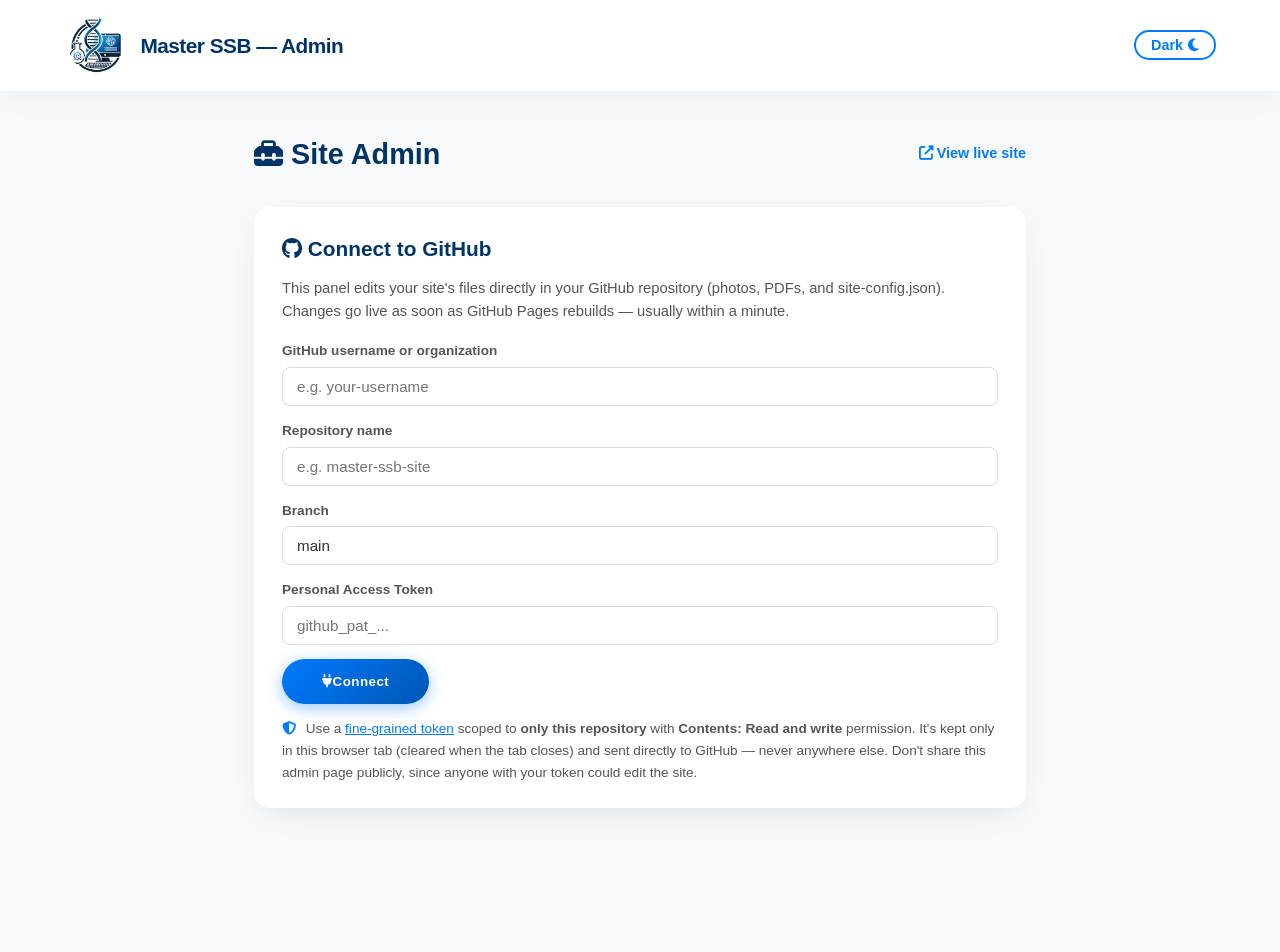
<file: admin.html>
<!DOCTYPE html>
<html lang="en">
<head>
<meta charset="UTF-8">
<meta name="viewport" content="width=device-width, initial-scale=1.0">
<title>Admin — Master SSB</title>
<meta name="robots" content="noindex, nofollow">
<link rel="stylesheet" href="style.css">
<link rel="stylesheet" href="https://cdnjs.cloudflare.com/ajax/libs/font-awesome/6.4.0/css/all.min.css">
<link rel="icon" type="image/png" href="favicon.png">
<style>
    body { background: var(--bg-light); }
    .admin-wrap { max-width: 900px; margin: 0 auto; padding: 40px 5% 120px; }
    .admin-title { display: flex; align-items: center; justify-content: space-between; margin-bottom: 30px; flex-wrap: wrap; gap: 10px; }
    .admin-title h1 { color: var(--primary-blue); font-size: 1.8rem; }
    .admin-title a { color: var(--accent-blue); text-decoration: none; font-weight: 600; font-size: 0.9rem; }
    .admin-title a:hover { text-decoration: underline; }

    .admin-card {
        background: var(--bg-card);
        border-radius: 16px;
        box-shadow: var(--card-shadow);
        padding: 25px 28px;
        margin-bottom: 24px;
    }

    .admin-card h2 { color: var(--primary-blue); margin-bottom: 12px; font-size: 1.3rem; }
    .admin-hint { font-size: 0.85rem; color: var(--text-muted); margin-top: 14px; }
    .admin-hint i { color: var(--accent-blue); margin-right: 6px; }
    .admin-hint a { color: var(--accent-blue); }

    .admin-field-row { margin-bottom: 14px; }
    .admin-field-row label { display: block; font-size: 0.85rem; font-weight: 600; color: var(--text-muted); margin-bottom: 5px; }
    .admin-field-row input[type="text"],
    .admin-field-row input[type="password"] {
        width: 100%;
        padding: 10px 14px;
        border-radius: 8px;
        border: 1px solid var(--border-color);
        background: var(--bg-body);
        color: var(--text-color);
        font-size: 0.95rem;
    }
    .admin-field-row input:focus { outline: 2px solid var(--accent-blue); }

    .admin-card-header { display: flex; align-items: center; justify-content: space-between; margin-bottom: 18px; }
    .admin-card-header h3 { color: var(--primary-blue); font-size: 1.15rem; }
    .admin-key { color: var(--text-muted); font-weight: 400; font-size: 0.85rem; }

    .admin-icon-btn {
        background: var(--bg-light);
        border: 1px solid var(--border-color);
        color: var(--text-color);
        padding: 8px 14px;
        border-radius: 8px;
        cursor: pointer;
        font-size: 0.85rem;
        font-weight: 600;
        display: inline-flex;
        align-items: center;
        gap: 6px;
        transition: all 0.2s ease;
    }
    .admin-icon-btn:hover { background: var(--border-color); }
    .admin-icon-btn.danger { color: #c0392b; }
    .admin-icon-btn.danger:hover { background: #c0392b; color: #fff; }
    .admin-icon-btn:disabled { opacity: 0.5; cursor: not-allowed; }

    .admin-toggle-row { display: flex; align-items: center; gap: 12px; margin: 16px 0; }
    .admin-toggle-row span { font-size: 0.92rem; }
    .admin-toggle-row em { color: var(--text-muted); font-style: normal; font-size: 0.85rem; }

    .switch { position: relative; display: inline-block; width: 46px; height: 26px; flex-shrink: 0; }
    .switch input { opacity: 0; width: 0; height: 0; }
    .switch .slider {
        position: absolute; cursor: pointer; inset: 0;
        background: #ccc; border-radius: 26px; transition: 0.2s;
    }
    .switch .slider::before {
        content: ""; position: absolute; height: 20px; width: 20px; left: 3px; bottom: 3px;
        background: white; border-radius: 50%; transition: 0.2s;
    }
    .switch input:checked + .slider { background: var(--accent-blue); }
    .switch input:checked + .slider::before { transform: translateX(20px); }
    .switch input:disabled + .slider { opacity: 0.4; cursor: not-allowed; }

    .admin-section { border-top: 1px solid var(--border-color); padding-top: 16px; margin-top: 16px; }
    .admin-section-title { display: flex; align-items: center; gap: 8px; font-weight: 700; color: var(--primary-blue); margin-bottom: 12px; }
    .admin-section-title i { color: var(--accent-blue); }

    .status-pill { font-size: 0.72rem; font-weight: 700; padding: 3px 10px; border-radius: 20px; text-transform: uppercase; letter-spacing: 0.5px; }
    .status-on { background: #d4edda; color: #1e7e34; }
    .status-off { background: #f8d7da; color: #a71d2a; }
    body.dark-mode .status-on { background: #1e3d24; color: #7fdb99; }
    body.dark-mode .status-off { background: #3d1e1e; color: #ff9b9b; }

    .admin-pdf-row { display: flex; align-items: center; gap: 12px; flex-wrap: wrap; }

    .upload-btn {
        background: var(--accent-gradient);
        color: white;
        padding: 10px 20px;
        border-radius: 50px;
        font-weight: 600;
        font-size: 0.85rem;
        cursor: pointer;
        display: inline-flex;
        align-items: center;
        gap: 8px;
        transition: transform 0.2s ease;
    }
    .upload-btn:hover { transform: translateY(-2px); }

    .admin-thumb-grid { display: flex; flex-wrap: wrap; gap: 12px; }
    .admin-thumb {
        position: relative;
        width: 90px; height: 90px;
        border-radius: 10px;
        overflow: hidden;
        border: 1px solid var(--border-color);
        background: var(--bg-light);
    }
    .admin-thumb img { width: 100%; height: 100%; object-fit: cover; display: block; }
    .admin-thumb-delete {
        position: absolute; top: 4px; right: 4px;
        width: 22px; height: 22px; border-radius: 50%;
        background: rgba(0,0,0,0.6); color: #fff; border: none;
        cursor: pointer; font-size: 0.75rem;
        display: flex; align-items: center; justify-content: center;
    }
    .admin-thumb-delete:hover { background: #c0392b; }
    .admin-thumb-add {
        display: flex; align-items: center; justify-content: center;
        cursor: pointer; color: var(--accent-blue);
        border: 2px dashed var(--border-color);
        font-size: 1.4rem;
        background: transparent;
    }
    .admin-thumb-add:hover { border-color: var(--accent-blue); }

    .save-bar {
        position: fixed; bottom: 0; left: 0; right: 0;
        background: var(--bg-card);
        border-top: 1px solid var(--border-color);
        padding: 14px 5%;
        display: flex; align-items: center; justify-content: space-between;
        box-shadow: 0 -6px 20px rgba(0,0,0,0.08);
        z-index: 500;
    }
    .save-bar #save-status { color: var(--text-muted); font-size: 0.9rem; }
    .save-bar.dirty #save-status { color: #c0392b; font-weight: 600; }
    .save-bar button {
        background: var(--accent-gradient); color: #fff; border: none;
        padding: 10px 26px; border-radius: 50px; font-weight: 700; cursor: pointer;
    }
    .save-bar button:disabled { opacity: 0.5; cursor: not-allowed; }

    .log-panel {
        margin-top: 30px;
        background: #0d1117;
        color: #c9d1d9;
        border-radius: 10px;
        padding: 14px 18px;
        font-family: 'Consolas', monospace;
        font-size: 0.8rem;
        max-height: 220px;
        overflow-y: auto;
    }
    .log-line { padding: 2px 0; border-bottom: 1px solid rgba(255,255,255,0.05); }
    .log-success { color: #7fdb99; }
    .log-error { color: #ff9b9b; }
    .log-warn { color: #ffd479; }
    .log-info { color: #8ec9ff; }

    .top-actions { display: flex; gap: 10px; align-items: center; flex-wrap: wrap; margin-bottom: 24px; }

    .admin-section-heading {
        display: flex; align-items: center; gap: 10px;
        margin: 34px 0 16px;
        color: var(--primary-blue);
        font-size: 1.3rem;
        font-weight: 700;
    }
    .admin-section-heading i { color: var(--accent-blue); }
    .admin-section-heading .admin-count-pill {
        background: var(--accent-blue); color: #fff; font-size: 0.75rem;
        padding: 2px 10px; border-radius: 20px; font-weight: 700;
    }

    .announcement-admin-thumb {
        width: 100%; height: 140px; object-fit: cover; border-radius: 10px;
        margin-bottom: 14px; background: var(--bg-light);
    }

    .admin-order-btns { display: flex; flex-direction: column; gap: 4px; }
    .admin-order-btns button {
        background: var(--bg-light); border: 1px solid var(--border-color); color: var(--text-color);
        width: 28px; height: 24px; border-radius: 6px; cursor: pointer; font-size: 0.75rem;
    }
    .admin-order-btns button:hover { background: var(--border-color); }
    .admin-order-btns button:disabled { opacity: 0.35; cursor: not-allowed; }

    .announcement-card-layout { display: flex; gap: 16px; }
    .announcement-card-layout .admin-order-btns { flex-shrink: 0; padding-top: 4px; }
    .announcement-card-layout .announcement-card-body { flex: 1; min-width: 0; }
</style>
</head>
<body>

    <nav>
        <div class="logo-container">
            <img src="logo.png" alt="Logo Master SSB" class="nav-logo">
            <span>Master SSB — Admin</span>
        </div>
        <div class="nav-buttons">
            <button onclick="toggleTheme()" class="lang-btn" id="theme-btn">
                <span id="theme-text">Dark</span> <i class="fas fa-moon" id="theme-icon"></i>
            </button>
        </div>
    </nav>

    <div class="admin-wrap">
        <div class="admin-title">
            <h1><i class="fas fa-toolbox"></i> Site Admin</h1>
            <a href="index.html" target="_blank"><i class="fas fa-external-link-alt"></i> View live site</a>
        </div>

        <!-- CONNECT PANEL -->
        <div id="connect-panel" class="admin-card">
            <h2><i class="fab fa-github"></i> Connect to GitHub</h2>
            <p style="color:var(--text-muted); font-size:0.92rem; margin-bottom:16px;">
                This panel edits your site's files directly in your GitHub repository (photos, PDFs, and
                <code>site-config.json</code>). Changes go live as soon as GitHub Pages rebuilds — usually within a minute.
            </p>

            <div class="admin-field-row">
                <label>GitHub username or organization</label>
                <input id="gh-owner" type="text" placeholder="e.g. your-username">
            </div>
            <div class="admin-field-row">
                <label>Repository name</label>
                <input id="gh-repo" type="text" placeholder="e.g. master-ssb-site">
            </div>
            <div class="admin-field-row">
                <label>Branch</label>
                <input id="gh-branch" type="text" value="main">
            </div>
            <div class="admin-field-row">
                <label>Personal Access Token</label>
                <input id="gh-token" type="password" placeholder="github_pat_...">
            </div>

            <button class="btn" onclick="connect()"><i class="fas fa-plug"></i> Connect</button>

            <p class="admin-hint">
                <i class="fas fa-shield-alt"></i>
                Use a <a href="https://github.com/settings/personal-access-tokens/new" target="_blank">fine-grained token</a>
                scoped to <strong>only this repository</strong> with <strong>Contents: Read and write</strong> permission.
                It's kept only in this browser tab (cleared when the tab closes) and sent directly to GitHub — never anywhere else.
                Don't share this admin page publicly, since anyone with your token could edit the site.
            </p>
        </div>

        <!-- ADMIN APP (shown after connecting) -->
        <div id="admin-app" style="display:none;">
            <div class="top-actions">
                <button class="admin-icon-btn" onclick="addPromotion()"><i class="fas fa-plus"></i> Add New Promotion</button>
                <button class="admin-icon-btn" onclick="addAnnouncement()"><i class="fas fa-bullhorn"></i> Add Announcement</button>
                <button class="admin-icon-btn" onclick="refreshAll()"><i class="fas fa-sync"></i> Refresh</button>
                <button class="admin-icon-btn danger" onclick="disconnect()"><i class="fas fa-sign-out-alt"></i> Disconnect</button>
                <span id="repo-label" style="color:var(--text-muted); font-size:0.85rem; margin-left:auto;"></span>
            </div>

            <div class="admin-section-heading">
                <i class="fas fa-bullhorn"></i> Announcements
                <span class="admin-count-pill" id="announcements-count">0</span>
            </div>
            <p class="admin-hint" style="margin-top:-8px; margin-bottom:16px;">
                Shown as a looping banner before "Master Overview" on the site. Each one has a picture, a clickable title, and a link. Use the arrows to reorder — they play in this order.
            </p>
            <div id="announcements-list"></div>

            <div class="admin-section-heading">
                <i class="fas fa-graduation-cap"></i> Promotions
                <span class="admin-count-pill" id="promotions-count">0</span>
            </div>
            <div id="promotions-list"></div>

            <div class="log-panel" id="log-panel"></div>
        </div>
    </div>

    <!-- Sticky save bar -->
    <div class="save-bar" id="save-bar" style="display:none;">
        <span id="save-status">All changes saved</span>
        <button id="save-btn" onclick="saveConfig('Update promotion details via admin panel')" disabled>
            <i class="fas fa-save"></i> Save All Changes
        </button>
    </div>

<script>
    // ============================================================
    //  GitHub connection state
    // ============================================================
    let GH = { owner: '', repo: '', branch: 'main', token: '' };
    let configSha = null;
    let config = {};
    let repoFiles = [];
    let isDirty = false;

    function ghHeaders(extra) {
        return Object.assign({
            'Authorization': 'token ' + GH.token,
            'Accept': 'application/vnd.github+json'
        }, extra || {});
    }

    async function ghGetFile(path) {
        const url = 'https://api.github.com/repos/' + GH.owner + '/' + GH.repo + '/contents/' + encodeURIComponent(path) + '?ref=' + encodeURIComponent(GH.branch);
        const res = await fetch(url, { headers: ghHeaders() });
        if (res.status === 404) return null;
        if (!res.ok) throw new Error('GitHub GET ' + path + ' failed (' + res.status + ')');
        return res.json();
    }

    async function ghListRoot() {
        const url = 'https://api.github.com/repos/' + GH.owner + '/' + GH.repo + '/contents/?ref=' + encodeURIComponent(GH.branch);
        const res = await fetch(url, { headers: ghHeaders() });
        if (!res.ok) throw new Error('GitHub directory listing failed (' + res.status + ')');
        const data = await res.json();
        return Array.isArray(data) ? data : [];
    }

    async function ghPutFile(path, base64Content, message, sha) {
        const url = 'https://api.github.com/repos/' + GH.owner + '/' + GH.repo + '/contents/' + encodeURIComponent(path);
        const body = { message: message, content: base64Content, branch: GH.branch };
        if (sha) body.sha = sha;
        const res = await fetch(url, { method: 'PUT', headers: ghHeaders({ 'Content-Type': 'application/json' }), body: JSON.stringify(body) });
        if (!res.ok) {
            const t = await res.text();
            throw new Error('GitHub PUT ' + path + ' failed (' + res.status + '): ' + t);
        }
        return res.json();
    }

    async function ghDeleteFile(path, message, sha) {
        const url = 'https://api.github.com/repos/' + GH.owner + '/' + GH.repo + '/contents/' + encodeURIComponent(path);
        const res = await fetch(url, { method: 'DELETE', headers: ghHeaders({ 'Content-Type': 'application/json' }), body: JSON.stringify({ message: message, sha: sha, branch: GH.branch }) });
        if (!res.ok) {
            const t = await res.text();
            throw new Error('GitHub DELETE ' + path + ' failed (' + res.status + '): ' + t);
        }
        return res.json();
    }

    async function uploadFileSmart(path, file, message) {
        const existing = await ghGetFile(path).catch(() => null);
        const base64 = await fileToBase64(file);
        await ghPutFile(path, base64, message, existing ? existing.sha : undefined);
    }

    async function deleteFileSmart(path, message) {
        const existing = await ghGetFile(path);
        if (!existing) { log('File not found on GitHub: ' + path, 'warn'); return; }
        await ghDeleteFile(path, message, existing.sha);
    }

    function fileToBase64(file) {
        return new Promise((resolve, reject) => {
            const reader = new FileReader();
            reader.onload = () => resolve(reader.result.split(',')[1]);
            reader.onerror = reject;
            reader.readAsDataURL(file);
        });
    }

    function decodeBase64Text(b64) {
        return decodeURIComponent(escape(atob(b64.replace(/\n/g, ''))));
    }

    function encodeBase64Text(str) {
        return btoa(unescape(encodeURIComponent(str)));
    }

    function escapeHtml(str) {
        return String(str == null ? '' : str)
            .replace(/&/g, '&amp;').replace(/"/g, '&quot;')
            .replace(/</g, '&lt;').replace(/>/g, '&gt;');
    }

    function rawUrl(path) {
        return 'https://raw.githubusercontent.com/' + GH.owner + '/' + GH.repo + '/' + GH.branch + '/' + path + '?t=' + Date.now();
    }

    function pdfExists(number) {
        return repoFiles.some(f => f.name === 'promo' + number + '.pdf');
    }

    function ordinal(n) {
        const s = ['th', 'st', 'nd', 'rd'], v = n % 100;
        return n + (s[(v - 20) % 10] || s[v] || s[0]);
    }

    // ============================================================
    //  Connect / disconnect
    // ============================================================
    async function connect() {
        GH.owner = document.getElementById('gh-owner').value.trim();
        GH.repo = document.getElementById('gh-repo').value.trim();
        GH.branch = document.getElementById('gh-branch').value.trim() || 'main';
        GH.token = document.getElementById('gh-token').value.trim();

        if (!GH.owner || !GH.repo || !GH.token) {
            log('Please fill in the owner, repository, and token fields.', 'error');
            return;
        }

        try {
            log('Connecting to GitHub…', 'info');
            const cfgFile = await ghGetFile('site-config.json');
            if (cfgFile) {
                configSha = cfgFile.sha;
                config = normalizeConfig(JSON.parse(decodeBase64Text(cfgFile.content)));
            } else {
                configSha = null;
                config = { promotions: {}, announcements: [] };
                log('No site-config.json found yet — it will be created on your first save.', 'warn');
            }
            repoFiles = await ghListRoot();

            sessionStorage.setItem('gh_token', GH.token);
            localStorage.setItem('gh_owner', GH.owner);
            localStorage.setItem('gh_repo', GH.repo);
            localStorage.setItem('gh_branch', GH.branch);

            document.getElementById('connect-panel').style.display = 'none';
            document.getElementById('admin-app').style.display = 'block';
            document.getElementById('save-bar').style.display = 'flex';
            document.getElementById('repo-label').textContent = GH.owner + '/' + GH.repo + ' @ ' + GH.branch;

            renderAll();
            log('Connected. Loaded ' + Object.keys(config.promotions).length + ' promotion(s) and ' + config.announcements.length + ' announcement(s).', 'success');
        } catch (err) {
            log('Connection failed: ' + err.message, 'error');
        }
    }

    // Accepts either the new { promotions, announcements } shape or an older flat shape
    // (promoKey -> promoData at the top level) and returns the new shape either way.
    function normalizeConfig(raw) {
        if (raw && raw.promotions) {
            return { promotions: raw.promotions || {}, announcements: raw.announcements || [] };
        }
        // Old flat schema fallback: treat every top-level key as a promotion
        return { promotions: raw || {}, announcements: [] };
    }

    function disconnect() {
        sessionStorage.removeItem('gh_token');
        GH.token = '';
        document.getElementById('admin-app').style.display = 'none';
        document.getElementById('save-bar').style.display = 'none';
        document.getElementById('connect-panel').style.display = 'block';
        document.getElementById('gh-token').value = '';
    }

    async function refreshAll() {
        try {
            log('Refreshing from GitHub…', 'info');
            const cfgFile = await ghGetFile('site-config.json');
            if (cfgFile) {
                configSha = cfgFile.sha;
                config = normalizeConfig(JSON.parse(decodeBase64Text(cfgFile.content)));
            }
            repoFiles = await ghListRoot();
            isDirty = false;
            updateSaveBarState();
            renderAll();
            log('Refreshed.', 'success');
        } catch (err) {
            log('Refresh failed: ' + err.message, 'error');
        }
    }

    // ============================================================
    //  Save config.json (text fields + toggles)
    // ============================================================
    async function saveConfig(message) {
        try {
            const content = encodeBase64Text(JSON.stringify(config, null, 4));
            const result = await ghPutFile('site-config.json', content, message || 'Update site configuration via admin panel', configSha);
            configSha = result.content.sha;
            isDirty = false;
            updateSaveBarState();
            log('Saved: ' + message, 'success');
        } catch (err) {
            log('Save failed: ' + err.message, 'error');
        }
    }

    function markDirty() {
        isDirty = true;
        updateSaveBarState();
    }

    function updateSaveBarState() {
        const bar = document.getElementById('save-bar');
        const btn = document.getElementById('save-btn');
        bar.classList.toggle('dirty', isDirty);
        btn.disabled = !isDirty;
        document.getElementById('save-status').textContent = isDirty ? 'You have unsaved changes' : 'All changes saved';
    }

    function updateField(key, field, value) {
        config.promotions[key][field] = value;
        markDirty();
    }

    // ============================================================
    //  Promotions: add / delete
    // ============================================================
    function addPromotion() {
        const numbers = Object.values(config.promotions).map(c => c.number || 0);
        const nextNumber = numbers.length ? Math.max(...numbers) + 1 : 1;
        const key = 'promo' + nextNumber;
        config.promotions[key] = {
            number: nextNumber,
            labelEn: ordinal(nextNumber) + ' Class',
            labelFr: nextNumber + 'ème Promotion',
            years: '',
            pdfEnabled: false,
            images: []
        };
        markDirty();
        renderAll();
        log('Added ' + key + '. Fill in the details, then click "Save All Changes".', 'info');
    }

    async function deletePromotion(key) {
        const cfg = config.promotions[key];
        if (!confirm('Remove ' + (cfg.labelEn || key) + ' from the site? Its photo and PDF files stay in the repository unless you delete them individually first.')) return;
        delete config.promotions[key];
        await saveConfig('Remove promotion ' + key + ' via admin panel');
        renderAll();
    }

    // ============================================================
    //  Photos
    // ============================================================
    async function addPhotos(key, fileList) {
        const cfg = config.promotions[key];
        let nextIndex = 1;
        if (cfg.images.length) {
            const nums = cfg.images.map(name => {
                const m = name.match(/-pic-(\d+)\.jpg$/i);
                return m ? parseInt(m[1], 10) : 0;
            });
            nextIndex = Math.max.apply(null, nums) + 1;
        }
        for (const file of fileList) {
            const filename = 'promo-' + cfg.number + '-pic-' + nextIndex + '.jpg';
            log('Uploading ' + filename + '…', 'info');
            try {
                await uploadFileSmart(filename, file, 'Add photo ' + filename + ' via admin panel');
                cfg.images.push(filename);
                nextIndex++;
                log('Uploaded ' + filename, 'success');
            } catch (err) {
                log('Failed to upload ' + filename + ': ' + err.message, 'error');
            }
        }
        await saveConfig('Update photo list for ' + key);
        renderAll();
    }

    async function deletePhoto(key, filename) {
        if (!confirm('Delete ' + filename + '? This cannot be undone.')) return;
        try {
            await deleteFileSmart(filename, 'Delete photo ' + filename + ' via admin panel');
            config.promotions[key].images = config.promotions[key].images.filter(n => n !== filename);
            await saveConfig('Update photo list for ' + key);
            renderAll();
            log('Deleted ' + filename, 'success');
        } catch (err) {
            log('Failed to delete ' + filename + ': ' + err.message, 'error');
        }
    }

    // ============================================================
    //  PDF
    // ============================================================
    async function uploadPdf(key, file) {
        const cfg = config.promotions[key];
        const filename = 'promo' + cfg.number + '.pdf';
        try {
            log('Uploading ' + filename + '…', 'info');
            await uploadFileSmart(filename, file, 'Upload/replace ' + filename + ' via admin panel');
            log('Uploaded ' + filename, 'success');
            repoFiles = await ghListRoot();
            renderAll();
        } catch (err) {
            log('Failed to upload ' + filename + ': ' + err.message, 'error');
        }
    }

    async function deletePdf(key) {
        const cfg = config.promotions[key];
        const filename = 'promo' + cfg.number + '.pdf';
        if (!confirm('Delete ' + filename + '? This cannot be undone.')) return;
        try {
            await deleteFileSmart(filename, 'Delete ' + filename + ' via admin panel');
            log('Deleted ' + filename, 'success');
            repoFiles = await ghListRoot();
            renderAll();
        } catch (err) {
            log('Failed to delete ' + filename + ': ' + err.message, 'error');
        }
    }

    // ============================================================
    //  Announcements: add / delete / reorder / edit / image upload
    // ============================================================
    function addAnnouncement() {
        config.announcements.push({
            image: '',
            titleEn: '',
            titleFr: '',
            link: ''
        });
        markDirty();
        renderAll();
        log('Added a new announcement. Upload a picture and fill in its title/link, then click "Save All Changes".', 'info');
    }

    async function deleteAnnouncement(index) {
        const a = config.announcements[index];
        if (!confirm('Remove this announcement from the site?')) return;
        const oldImage = a.image;
        config.announcements.splice(index, 1);
        await saveConfig('Remove announcement via admin panel');
        renderAll();
        // Note: we leave the image file in the repo in case it's reused elsewhere;
        // delete it manually from GitHub if you're sure it's no longer needed.
        if (oldImage) log('Removed the announcement. Its image file (' + oldImage + ') was left in the repo.', 'info');
    }

    function moveAnnouncement(index, direction) {
        const newIndex = index + direction;
        if (newIndex < 0 || newIndex >= config.announcements.length) return;
        const arr = config.announcements;
        [arr[index], arr[newIndex]] = [arr[newIndex], arr[index]];
        markDirty();
        renderAll();
    }

    function updateAnnouncementField(index, field, value) {
        config.announcements[index][field] = value;
        markDirty();
    }

    async function uploadAnnouncementImage(index, file) {
        // Find the next free announcement-N.jpg name across the whole repo, not just this entry,
        // so re-uploading doesn't collide with another announcement's picture.
        const usedNumbers = repoFiles
            .map(f => { const m = f.name.match(/^announcement-(\d+)\.jpg$/i); return m ? parseInt(m[1], 10) : 0; })
            .filter(n => n > 0);
        const existingName = config.announcements[index].image;
        let filename = existingName && /^announcement-\d+\.jpg$/i.test(existingName)
            ? existingName
            : 'announcement-' + (usedNumbers.length ? Math.max.apply(null, usedNumbers) + 1 : 1) + '.jpg';

        try {
            log('Uploading ' + filename + '…', 'info');
            await uploadFileSmart(filename, file, 'Upload announcement image ' + filename + ' via admin panel');
            config.announcements[index].image = filename;
            await saveConfig('Update announcement image');
            repoFiles = await ghListRoot();
            renderAll();
            log('Uploaded ' + filename, 'success');
        } catch (err) {
            log('Failed to upload ' + filename + ': ' + err.message, 'error');
        }
    }

    // ============================================================
    //  Rendering
    // ============================================================
    function renderAll() {
        renderAnnouncements();
        renderPromotions();
    }

    function renderAnnouncements() {
        const container = document.getElementById('announcements-list');
        document.getElementById('announcements-count').textContent = config.announcements.length;
        container.innerHTML = '';

        if (config.announcements.length === 0) {
            container.innerHTML = '<div class="admin-card"><p>No announcements yet. Click "Add Announcement" to create one.</p></div>';
            return;
        }

        config.announcements.forEach((a, index) => {
            const card = document.createElement('div');
            card.className = 'admin-card';
            const imgSrc = a.image ? rawUrl(a.image) : '';
            card.innerHTML =
                '<div class="announcement-card-layout">' +
                    '<div class="admin-order-btns">' +
                        '<button ' + (index === 0 ? 'disabled' : '') + ' onclick="moveAnnouncement(' + index + ', -1)" title="Move up"><i class="fas fa-chevron-up"></i></button>' +
                        '<button ' + (index === config.announcements.length - 1 ? 'disabled' : '') + ' onclick="moveAnnouncement(' + index + ', 1)" title="Move down"><i class="fas fa-chevron-down"></i></button>' +
                    '</div>' +
                    '<div class="announcement-card-body">' +
                        '<div class="admin-card-header">' +
                            '<h3>Announcement #' + (index + 1) + '</h3>' +
                            '<button class="admin-icon-btn danger" onclick="deleteAnnouncement(' + index + ')"><i class="fas fa-trash"></i> Remove</button>' +
                        '</div>' +
                        (imgSrc ? '<img class="announcement-admin-thumb" src="' + imgSrc + '" alt="">' : '') +
                        '<label class="upload-btn" style="margin-bottom:16px;"><i class="fas fa-upload"></i> ' + (imgSrc ? 'Replace Picture' : 'Upload Picture') +
                            '<input type="file" accept="image/*" style="display:none" onchange="if(this.files[0]) uploadAnnouncementImage(' + index + ', this.files[0])"></label>' +
                        '<div class="admin-field-row"><label>Title (English)</label>' +
                            '<input type="text" value="' + escapeHtml(a.titleEn) + '" oninput="updateAnnouncementField(' + index + ',\'titleEn\', this.value)"></div>' +
                        '<div class="admin-field-row"><label>Title (Français)</label>' +
                            '<input type="text" value="' + escapeHtml(a.titleFr) + '" oninput="updateAnnouncementField(' + index + ',\'titleFr\', this.value)"></div>' +
                        '<div class="admin-field-row"><label>Link (opens when the title is clicked)</label>' +
                            '<input type="text" value="' + escapeHtml(a.link) + '" placeholder="https://…" oninput="updateAnnouncementField(' + index + ',\'link\', this.value)"></div>' +
                    '</div>' +
                '</div>';
            container.appendChild(card);
        });
    }

    function renderPromotions() {
        const container = document.getElementById('promotions-list');
        document.getElementById('promotions-count').textContent = Object.keys(config.promotions).length;
        container.innerHTML = '';
        const sortedKeys = Object.keys(config.promotions).sort((a, b) => config.promotions[a].number - config.promotions[b].number);

        if (sortedKeys.length === 0) {
            container.innerHTML = '<div class="admin-card"><p>No promotions yet. Click "Add New Promotion" to create one.</p></div>';
            return;
        }

        sortedKeys.forEach(key => {
            const cfg = config.promotions[key];
            const hasPdf = pdfExists(cfg.number);
            const card = document.createElement('div');
            card.className = 'admin-card';
            card.innerHTML =
                '<div class="admin-card-header">' +
                    '<h3>Promotion #' + cfg.number + ' <span class="admin-key">(' + key + ')</span></h3>' +
                    '<button class="admin-icon-btn danger" onclick="deletePromotion(\'' + key + '\')"><i class="fas fa-trash"></i> Remove</button>' +
                '</div>' +

                '<div class="admin-field-row"><label>Label (English)</label>' +
                    '<input type="text" value="' + escapeHtml(cfg.labelEn) + '" oninput="updateField(\'' + key + '\',\'labelEn\', this.value)"></div>' +
                '<div class="admin-field-row"><label>Label (Français)</label>' +
                    '<input type="text" value="' + escapeHtml(cfg.labelFr) + '" oninput="updateField(\'' + key + '\',\'labelFr\', this.value)"></div>' +
                '<div class="admin-field-row"><label>Years</label>' +
                    '<input type="text" value="' + escapeHtml(cfg.years) + '" placeholder="e.g. 2023 - 2025" oninput="updateField(\'' + key + '\',\'years\', this.value)"></div>' +

                '<div class="admin-toggle-row">' +
                    '<label class="switch"><input type="checkbox" ' + (cfg.pdfEnabled ? 'checked' : '') + ' ' + (hasPdf ? '' : 'disabled') +
                        ' onchange="updateField(\'' + key + '\',\'pdfEnabled\', this.checked)"><span class="slider"></span></label>' +
                    '<span>Show the PDF document on the site ' + (hasPdf ? '' : '<em>(upload a PDF below first)</em>') + '</span>' +
                '</div>' +

                '<div class="admin-section">' +
                    '<div class="admin-section-title"><i class="fas fa-file-pdf"></i> PDF document' +
                        '<span class="status-pill ' + (hasPdf ? 'status-on' : 'status-off') + '">' + (hasPdf ? 'Uploaded' : 'Missing') + '</span>' +
                    '</div>' +
                    '<div class="admin-pdf-row">' +
                        '<label class="upload-btn"><i class="fas fa-upload"></i> ' + (hasPdf ? 'Replace PDF' : 'Upload PDF') +
                            '<input type="file" accept="application/pdf" style="display:none" onchange="if(this.files[0]) uploadPdf(\'' + key + '\', this.files[0])"></label>' +
                        (hasPdf ? '<button class="admin-icon-btn danger" onclick="deletePdf(\'' + key + '\')"><i class="fas fa-trash"></i> Delete PDF</button>' : '') +
                    '</div>' +
                '</div>' +

                '<div class="admin-section">' +
                    '<div class="admin-section-title"><i class="fas fa-images"></i> Photos (' + cfg.images.length + ')</div>' +
                    '<div class="admin-thumb-grid">' +
                        cfg.images.map(name =>
                            '<div class="admin-thumb"><img src="' + rawUrl(name) + '" alt="' + escapeHtml(name) + '">' +
                                '<button class="admin-thumb-delete" onclick="deletePhoto(\'' + key + '\',\'' + name + '\')" title="Delete"><i class="fas fa-times"></i></button>' +
                            '</div>'
                        ).join('') +
                        '<label class="admin-thumb admin-thumb-add" title="Add photos">' +
                            '<i class="fas fa-plus"></i>' +
                            '<input type="file" accept="image/*" multiple style="display:none" onchange="if(this.files.length) addPhotos(\'' + key + '\', Array.from(this.files))">' +
                        '</label>' +
                    '</div>' +
                    '<p class="admin-hint">Uploaded photos are saved as <code>promo-' + cfg.number + '-pic-N.jpg</code>, matching the site\'s naming convention.</p>' +
                '</div>';
            container.appendChild(card);
        });
    }

    // ============================================================
    //  Log panel
    // ============================================================
    function log(msg, level) {
        const panel = document.getElementById('log-panel');
        const line = document.createElement('div');
        line.className = 'log-line log-' + (level || 'info');
        const time = new Date().toLocaleTimeString();
        line.textContent = '[' + time + '] ' + msg;
        panel.prepend(line);
    }

    // ============================================================
    //  Init: prefill remembered connection details
    // ============================================================
    document.addEventListener('DOMContentLoaded', () => {
        const owner = localStorage.getItem('gh_owner');
        const repo = localStorage.getItem('gh_repo');
        const branch = localStorage.getItem('gh_branch');
        const token = sessionStorage.getItem('gh_token');
        if (owner) document.getElementById('gh-owner').value = owner;
        if (repo) document.getElementById('gh-repo').value = repo;
        if (branch) document.getElementById('gh-branch').value = branch;
        if (token) {
            document.getElementById('gh-token').value = token;
            connect();
        }
    });

    // --- Dark Mode (shared with main site) ---
    const themeBtn = document.getElementById('theme-btn');
    const themeText = document.getElementById('theme-text');
    const themeIcon = document.getElementById('theme-icon');
    const body = document.body;

    if (localStorage.getItem('theme') === 'dark') enableDarkMode();

    function toggleTheme() {
        body.classList.contains('dark-mode') ? disableDarkMode() : enableDarkMode();
    }
    function enableDarkMode() {
        body.classList.add('dark-mode');
        themeText.textContent = 'Light';
        themeIcon.classList.remove('fa-moon'); themeIcon.classList.add('fa-sun');
        localStorage.setItem('theme', 'dark');
    }
    function disableDarkMode() {
        body.classList.remove('dark-mode');
        themeText.textContent = 'Dark';
        themeIcon.classList.remove('fa-sun'); themeIcon.classList.add('fa-moon');
        localStorage.setItem('theme', 'light');
    }
</script>

</body>
</html>
</file>
<file: style.css>
/* General Reset */
* {
    margin: 0;
    padding: 0;
    box-sizing: border-box;
    font-family: 'Segoe UI', 'Roboto', Helvetica, Arial, sans-serif;
    scroll-behavior: smooth;
}

:root {
    /* --- COULEURS FIXES (Marque) --- */
    --accent-blue: #007bff;
    --accent-gradient: linear-gradient(135deg, #007bff, #0056b3);
    
    /* --- VARIABLES DYNAMIQUES (Mode Jour par défaut) --- */
    --primary-blue: #003366; /* Bleu foncé pour les titres */
    --bg-body: #ffffff;
    --bg-light: #f8f9fa;
    --bg-card: #ffffff;
    --bg-nav: rgba(255, 255, 255, 0.95);
    --text-color: #333333;
    --text-muted: #555555;
    --card-shadow: 0 10px 30px -10px rgba(0, 51, 102, 0.15);
    --hover-shadow: 0 20px 40px -10px rgba(0, 123, 255, 0.3);
    --border-color: #ddd;
}

/* --- MODE NUIT (Surcharge les variables) --- */
body.dark-mode {
    --primary-blue: #66c2ff; /* Bleu plus clair pour lisibilité sur noir */
    --bg-body: #121212;
    --bg-light: #1e1e1e;
    --bg-card: #2d2d2d;
    --bg-nav: rgba(18, 18, 18, 0.95);
    --text-color: #e0e0e0;
    --text-muted: #b0b0b0;
    --card-shadow: 0 10px 30px -10px rgba(0, 0, 0, 0.5);
    --hover-shadow: 0 20px 40px -10px rgba(0, 0, 0, 0.7);
    --border-color: #444;
}

body {
    color: var(--text-color);
    background-color: var(--bg-body);
    line-height: 1.6;
    transition: background-color 0.3s ease, color 0.3s ease;
}

/* --- NAVIGATION --- */
nav {
    display: flex;
    justify-content: space-between;
    align-items: center;
    padding: 0.8rem 5%;
    background: var(--bg-nav);
    backdrop-filter: blur(10px);
    -webkit-backdrop-filter: blur(10px);
    box-shadow: 0 4px 30px rgba(0, 0, 0, 0.05);
    position: sticky;
    top: 0;
    z-index: 1000;
    transition: background 0.3s ease;
}

.logo-container {
    display: flex;
    align-items: center;
    font-weight: 700;
    color: var(--primary-blue);
    font-size: 1.3rem;
    letter-spacing: -0.5px;
}

.nav-logo {
    height: 65px;
    margin-right: 12px;
    background-color: white;
    border-radius: 50%;
    padding: 5px;
}

.nav-links {
    list-style: none;
    display: flex;
    align-items: center;
    margin-left: auto; 
    margin-right: 20px; 
}

.nav-links li {
    margin-left: 30px;
}

.nav-links a {
    text-decoration: none;
    color: var(--text-color);
    font-weight: 600;
    font-size: 0.95rem;
    position: relative;
    transition: color 0.3s;
}

.nav-links a::after {
    content: '';
    position: absolute;
    width: 0;
    height: 2px;
    bottom: -5px;
    left: 0;
    background-color: var(--accent-blue);
    transition: width 0.3s;
}

.nav-links a:hover {
    color: var(--accent-blue);
}

.nav-links a:hover::after {
    width: 100%;
}

/* Container pour les boutons FR et Dark Mode */
.nav-buttons {
    display: flex;
    gap: 10px;
    align-items: center;
}

.lang-btn {
    background: transparent;
    border: 2px solid var(--accent-blue);
    color: var(--accent-blue);
    padding: 5px 15px;
    border-radius: 20px;
    cursor: pointer;
    font-weight: bold;
    font-size: 0.9rem;
    transition: all 0.3s ease;
    display: flex;
    align-items: center;
    gap: 5px;
}

.lang-btn:hover {
    background: var(--accent-blue);
    color: white;
}

/* --- HERO SECTION --- */
.hero {
    position: relative;
    background: url('logo.png') no-repeat center center/contain;
    background-color: #f4f4f4; 
    height: 85vh;
    display: flex;
    justify-content: center;
    align-items: center;
    text-align: center;
    overflow: hidden;
}

.hero-overlay {
    position: absolute;
    top: 0;
    left: 0;
    width: 100%;
    height: 100%;
    background: linear-gradient(135deg, rgba(0, 51, 102, 0.85), rgba(0, 30, 60, 0.95));
    z-index: 1;
}

.hero-content {
    position: relative;
    z-index: 2;
    padding: 40px;
    max-width: 900px;
    background: rgba(255, 255, 255, 0.05);
    border: 1px solid rgba(255, 255, 255, 0.1);
    backdrop-filter: blur(5px);
    border-radius: 20px;
    animation: fadeIn Up 1s ease-out;
}

.hero-content h1 {
    font-size: 3rem;
    margin-bottom: 15px;
    font-weight: 800;
    line-height: 1.2;
    background: linear-gradient(90deg, #FFD700, #FDB931, #FFD700);
    background-size: 200% auto;
    color: transparent;
    background-clip: text;
    -webkit-background-clip: text;
    animation: glow 4s linear infinite;
}

@keyframes glow {
    0% { background-position: 0% 50%; }
    100% { background-position: 200% 50%; }
}

.hero-content h2 {
    font-size: 1.4rem;
    font-weight: 400;
    margin-bottom: 25px;
    color: rgba(255, 255, 255, 0.9);
    letter-spacing: 1px;
}

.hero-content p {
    color: rgba(255, 255, 255, 0.8);
    font-size: 1.1rem;
    margin-bottom: 40px;
    font-weight: 300;
}

/* --- BUTTONS --- */
.btn {
    display: inline-flex;
    align-items: center;
    justify-content: center;
    background: var(--accent-gradient);
    color: white;
    padding: 15px 40px;
    text-decoration: none;
    border-radius: 50px; 
    font-weight: 600;
    letter-spacing: 0.5px;
    box-shadow: 0 4px 15px rgba(0, 123, 255, 0.4);
    transition: all 0.3s ease;
    border: none;
    cursor: pointer;
}

.btn:hover {
    transform: translateY(-3px);
    box-shadow: 0 8px 25px rgba(0, 123, 255, 0.6);
    background: linear-gradient(135deg, #0056b3, #004494);
}

/* --- GENERAL LAYOUT --- */
.container {
    padding: 80px 5%;
    max-width: 1200px;
    margin: 0 auto;
}

.section-title {
    text-align: center;
    margin-bottom: 60px;
    color: var(--primary-blue);
    font-size: 2.2rem;
    font-weight: 700;
    position: relative;
}

.section-title::after {
    content: '';
    display: block;
    width: 60px;
    height: 4px;
    background: var(--accent-blue);
    margin: 15px auto 0;
    border-radius: 2px;
}

.bg-light {
    background-color: var(--bg-light);
}

/* --- ABOUT SECTION --- */
.about-grid {
    display: grid;
    grid-template-columns: 1.5fr 1fr;
    gap: 60px;
    align-items: center;
}

.about-text p {
    font-size: 1.05rem;
    color: var(--text-muted);
    margin-bottom: 20px;
}

.highlights li {
    margin-bottom: 15px;
    display: flex;
    align-items: center;
    font-weight: 500;
    background: var(--bg-card);
    color: var(--text-color);
    padding: 10px 15px;
    border-radius: 10px;
    box-shadow: 0 2px 5px rgba(0,0,0,0.05);
}

.highlights i {
    color: var(--accent-blue);
    margin-right: 15px;
    font-size: 1.2rem;
}

.coord-card {
    background: var(--bg-card);
    padding: 30px;
    margin-bottom: 20px;
    border-radius: 16px;
    text-align: center;
    border: none;
    box-shadow: var(--card-shadow);
    transition: transform 0.3s ease, background 0.3s;
}

.coord-card:hover {
    transform: translateY(-5px);
}

.prof-img {
    width: 90px;
    height: 90px;
    border-radius: 50%;
    object-fit: cover;
    margin-bottom: 15px;
    border: 3px solid white;
    box-shadow: 0 5px 15px rgba(0,0,0,0.1);
}

.coord-card h4 {
    color: var(--primary-blue);
    margin-bottom: 5px;
}

/* --- PROGRAMME SECTION --- */
.program-grid {
    display: grid;
    grid-template-columns: repeat(auto-fit, minmax(260px, 1fr));
    gap: 30px;
}

.semester-card {
    background: var(--bg-card);
    padding: 30px 25px;
    border-radius: 20px;
    box-shadow: var(--card-shadow);
    border: none;
    text-align: center;
    transition: all 0.3s ease;
}

.semester-card:hover {
    transform: translateY(-10px);
    box-shadow: var(--hover-shadow);
}

.semester-card h3 {
    display: inline-block;
    background: var(--accent-gradient);
    color: white;
    padding: 10px 30px;
    border-radius: 50px;
    box-shadow: 0 4px 15px rgba(0, 123, 255, 0.4);
    margin-bottom: 25px;
    font-size: 1.2rem;
    font-weight: 700;
    letter-spacing: 0.5px;
}

.semester-card ul {
    padding-left: 0;
    list-style: none;
    text-align: left;
}

.semester-card li {
    margin-bottom: 12px;
    font-size: 0.95rem;
    color: var(--text-muted);
    display: flex;
    align-items: start;
}

.semester-card li::before {
    content: '•';
    color: var(--accent-blue);
    font-weight: bold;
    margin-right: 10px;
}

/* --- PDF DOCUMENTS --- */
.pdf-container {
    display: flex;
    justify-content: center;
    gap: 30px;
    flex-wrap: wrap;
    margin-bottom: 20px;
}

.pdf-viewer {
    background: var(--bg-card);
    border: 1px solid var(--border-color);
    border-radius: 10px;
    width: 100%;
    max-width: 600px;
    box-shadow: 0 4px 6px rgba(0,0,0,0.05);
    overflow: hidden;
}

.pdf-header {
    display: flex;
    justify-content: space-between;
    align-items: center;
    padding: 15px 20px;
    background-color: var(--primary-blue);
    color: white;
}

.pdf-header h3 {
    margin: 0;
    font-size: 1.2rem;
    color: white; /* Force white text on header */
}

.download-btn {
    background: var(--accent-blue);
    color: white;
    padding: 8px 15px;
    border-radius: 5px;
    text-decoration: none;
    font-size: 0.9rem;
    display: flex;
    align-items: center;
    gap: 5px;
    transition: background 0.3s;
}

.download-btn:hover {
    background: #0056b3;
}

.pdf-iframe {
    width: 100%;
    height: 500px;
    border: none;
}

/* --- GALLERY --- */
.gallery-grid {
    display: flex;
    flex-wrap: wrap;
    gap: 30px;
}

.gallery-item {
    background: var(--bg-card);
    border-radius: 10px;
    overflow: hidden;
    box-shadow: 0 5px 15px rgba(0,0,0,0.1);
    width: 350px;
    transition: transform 0.3s;
}

.gallery-item:hover {
    transform: scale(1.02);
}

.promo-img {
    width: 100%;
    height: 250px;
    object-fit: cover;
    transition: opacity 0.4s ease;
}

.gallery-caption {
    padding: 15px;
    text-align: center;
}

.gallery-caption h4 {
    color: var(--primary-blue);
    margin-bottom: 5px;
}

.gallery-caption p {
    color: #666;
    font-size: 0.9rem;
}

.gallery-caption p {
    color: gold;
    font-weight: bold;
}

/* --- FOOTER --- */
.footer-section {
    background: #001a33; /* Reste sombre même en Light Mode */
    text-align: center;
    padding-bottom: 20px;
    color: white;
}

.footer-section .section-title {
    color: #66c2ff;
}

.footer-section .section-title::after {
    background: #66c2ff;
}

.social-links {
    display: flex;
    justify-content: center;
    gap: 20px;
    margin: 50px 0;
    flex-wrap: wrap;
}

.social-btn {
    width: 160px;
    padding: 15px 0;
    justify-content: center;
    border-radius: 50px;
    text-decoration: none;
    color: white;
    font-weight: 600;
    transition: all 0.3s ease;
    display: flex;
    align-items: center;
    gap: 10px;
    box-shadow: 0 5px 15px rgba(0,0,0,0.2);
    border: 1px solid rgba(255,255,255,0.1);
}

.linkedin { background-color: #0077b5; }
.instagram { background: linear-gradient(45deg, #f09433 0%,#e6683c 25%,#dc2743 50%,#cc2366 75%,#bc1888 100%); }
.email { background-color: #333; }
.social-btn:last-child { background-color: #27ae60; }
.discord { background-color: #5865F2; }

.social-btn:hover {
    transform: translateY(-5px);
    filter: brightness(1.2);
    box-shadow: 0 10px 25px rgba(0,0,0,0.3);
}

.footer-bottom {
    border-top: 1px solid rgba(255,255,255,0.05);
    padding-top: 30px;
    font-size: 0.85rem;
    opacity: 0.6;
}

/* --- GALLERY CLICK-TO-OPEN OVERLAY --- */
.img-wrapper {
    position: relative;
    overflow: hidden;
}

.img-wrapper .img-overlay {
    position: absolute;
    inset: 0;
    background: linear-gradient(135deg, rgba(0, 51, 102, 0.85), rgba(0, 123, 255, 0.75));
    display: flex;
    flex-direction: column;
    align-items: center;
    justify-content: center;
    gap: 8px;
    color: #fff;
    font-weight: 600;
    letter-spacing: 0.5px;
    opacity: 0;
    transition: opacity 0.3s ease;
    text-align: center;
    padding: 10px;
}

.img-wrapper .img-overlay i {
    font-size: 1.8rem;
}

.gallery-item:hover .img-overlay {
    opacity: 1;
}

/* --- LIGHTBOX / GALLERY WINDOW --- */
.lightbox-overlay {
    display: none;
    position: fixed;
    inset: 0;
    background: rgba(0, 10, 20, 0.85);
    backdrop-filter: blur(6px);
    -webkit-backdrop-filter: blur(6px);
    z-index: 3000;
    align-items: center;
    justify-content: center;
    padding: 20px;
    opacity: 0;
    transition: opacity 0.25s ease;
}

.lightbox-overlay.active {
    display: flex;
    opacity: 1;
}

.lightbox-window {
    background: var(--bg-card);
    color: var(--text-color);
    width: 100%;
    max-width: 820px;
    border-radius: 16px;
    overflow: hidden;
    box-shadow: 0 25px 60px rgba(0,0,0,0.5);
    transform: scale(0.92);
    transition: transform 0.25s ease;
    display: flex;
    flex-direction: column;
    max-height: 90vh;
}

.lightbox-overlay.active .lightbox-window {
    transform: scale(1);
}

.lightbox-header {
    display: flex;
    justify-content: space-between;
    align-items: center;
    padding: 16px 22px;
    background: var(--primary-blue);
    color: #fff;
    flex-shrink: 0;
}

.lightbox-header h3 {
    font-size: 1.1rem;
    font-weight: 700;
}

.lightbox-close {
    background: rgba(255,255,255,0.15);
    border: none;
    color: #fff;
    width: 34px;
    height: 34px;
    border-radius: 50%;
    font-size: 1.3rem;
    line-height: 1;
    cursor: pointer;
    display: flex;
    align-items: center;
    justify-content: center;
    transition: background 0.2s ease, transform 0.2s ease;
}

.lightbox-close:hover {
    background: rgba(255,255,255,0.3);
    transform: rotate(90deg);
}

.lightbox-body {
    position: relative;
    background: #000;
    display: flex;
    align-items: center;
    justify-content: center;
    min-height: 300px;
    flex: 1;
    overflow: hidden;
}

.lightbox-body img {
    max-width: 100%;
    max-height: 65vh;
    object-fit: contain;
    display: block;
}

.lightbox-nav {
    position: absolute;
    top: 50%;
    transform: translateY(-50%);
    background: rgba(0,0,0,0.4);
    border: none;
    color: #fff;
    width: 42px;
    height: 42px;
    border-radius: 50%;
    font-size: 1.1rem;
    cursor: pointer;
    display: flex;
    align-items: center;
    justify-content: center;
    transition: background 0.2s ease;
    z-index: 2;
}

.lightbox-nav:hover {
    background: var(--accent-blue);
}

.lightbox-nav.prev { left: 15px; }
.lightbox-nav.next { right: 15px; }

.lightbox-counter {
    text-align: center;
    padding: 10px;
    font-size: 0.85rem;
    color: var(--text-muted);
    background: var(--bg-card);
    flex-shrink: 0;
}

.lightbox-thumbs {
    display: flex;
    gap: 10px;
    padding: 12px 16px;
    overflow-x: auto;
    background: var(--bg-light);
    flex-shrink: 0;
}

.lightbox-thumb {
    width: 64px;
    height: 64px;
    object-fit: cover;
    border-radius: 8px;
    cursor: pointer;
    opacity: 0.6;
    border: 2px solid transparent;
    transition: all 0.2s ease;
    flex-shrink: 0;
}

.lightbox-thumb:hover {
    opacity: 0.9;
}

.lightbox-thumb.active {
    opacity: 1;
    border-color: var(--accent-blue);
}

/* --- PDF CLICK-TO-EXPAND OVERLAY --- */
.pdf-preview-wrapper {
    position: relative;
    cursor: pointer;
}

.pdf-preview-wrapper .pdf-iframe {
    pointer-events: none; /* clicks go to the overlay, not the embedded PDF controls */
}

.pdf-preview-overlay {
    position: absolute;
    inset: 0;
    background: linear-gradient(135deg, rgba(0, 51, 102, 0.85), rgba(0, 123, 255, 0.75));
    display: flex;
    flex-direction: column;
    align-items: center;
    justify-content: center;
    gap: 8px;
    color: #fff;
    font-weight: 600;
    letter-spacing: 0.5px;
    opacity: 0;
    transition: opacity 0.3s ease;
    text-align: center;
    padding: 10px;
}

.pdf-preview-overlay i {
    font-size: 1.8rem;
}

.pdf-preview-wrapper:hover .pdf-preview-overlay {
    opacity: 1;
}

/* --- FULLSCREEN PDF VIEWER MODAL --- */
.pdf-lightbox-window {
    max-width: 1000px;
    width: 95%;
    height: 92vh;
}

.pdf-modal-actions {
    display: flex;
    align-items: center;
    gap: 10px;
}

.pdf-modal-iframe {
    flex: 1;
    width: 100%;
    border: none;
    background: #525659;
}

/* --- ANNOUNCEMENTS CAROUSEL --- */
.announcement-carousel {
    position: relative;
}

.announcement-slide {
    position: relative;
    border-radius: 20px;
    overflow: hidden;
    box-shadow: var(--card-shadow);
    background: var(--bg-light);
    height: 420px;
}

.announcement-img {
    width: 100%;
    height: 100%;
    object-fit: cover;
    display: block;
    transition: opacity 0.4s ease;
}

.announcement-caption {
    position: absolute;
    left: 0; right: 0; bottom: 0;
    padding: 30px 35px;
    background: linear-gradient(0deg, rgba(0,10,25,0.88) 0%, rgba(0,10,25,0.55) 55%, rgba(0,10,25,0) 100%);
}

.announcement-title-link {
    color: #fff;
    font-size: 1.4rem;
    font-weight: 700;
    text-decoration: none;
    display: inline-flex;
    align-items: center;
    gap: 12px;
    transition: opacity 0.2s ease;
}

.announcement-title-link i {
    font-size: 0.9rem;
    opacity: 0.85;
}

.announcement-title-link:hover {
    text-decoration: underline;
    opacity: 0.9;
}

.announcement-nav {
    position: absolute;
    top: 50%;
    transform: translateY(-50%);
    background: rgba(0,0,0,0.35);
    border: none;
    color: #fff;
    width: 46px;
    height: 46px;
    border-radius: 50%;
    font-size: 1.15rem;
    cursor: pointer;
    display: flex;
    align-items: center;
    justify-content: center;
    transition: background 0.2s ease;
    z-index: 2;
}

.announcement-nav:hover {
    background: var(--accent-blue);
}

.announcement-nav.prev { left: 18px; }
.announcement-nav.next { right: 18px; }

.announcement-dots {
    display: flex;
    justify-content: center;
    gap: 10px;
    margin-top: 18px;
}

.announcement-dot {
    width: 10px;
    height: 10px;
    border-radius: 50%;
    background: var(--border-color);
    border: none;
    cursor: pointer;
    padding: 0;
    transition: all 0.25s ease;
}

.announcement-dot:hover {
    background: var(--accent-blue);
    opacity: 0.7;
}

.announcement-dot.active {
    background: var(--accent-blue);
    width: 26px;
    border-radius: 6px;
}

/* --- MOBILE RESPONSIVE --- */
@media (max-width: 768px) {
    .about-grid { grid-template-columns: 1fr; }
    
    .nav-links { display: none; } 
    
    /* On garde les boutons visibles sur mobile */
    .nav-buttons {
        margin-left: auto;
    }
    
    .hero-content h1 { font-size: 2rem; }
    .gallery-item { width: 100%; }
    .pdf-viewer { width: 100%; max-width: 100%; }
    .pdf-iframe { height: 300px; }
    
    nav { padding: 1rem; }
    .nav-logo { height: 50px; }

    .lightbox-window { max-height: 95vh; }
    .lightbox-body img { max-height: 45vh; }
    .lightbox-nav { width: 36px; height: 36px; font-size: 0.95rem; }
    .lightbox-header h3 { font-size: 0.95rem; }
    .pdf-lightbox-window { height: 90vh; width: 100%; }

    .announcement-slide { height: 260px; }
    .announcement-title-link { font-size: 1.1rem; }
    .announcement-nav { width: 36px; height: 36px; font-size: 0.9rem; }
    .announcement-caption { padding: 20px; }
}
/* ==========================================================
   Announcements carousel – 16:9, centered
   Append at the END of the master site's style.css
   ========================================================== */
#announcements .announcement-carousel {
    width: 100%;
    max-width: 960px;          /* change this to make the banner bigger/smaller */
    margin-left: auto;
    margin-right: auto;        /* centered in the page */
}

#announcements .announcement-slide {
    position: relative;
    width: 100%;
    height: auto;              /* cancel any old fixed height */
    min-height: 0;
    max-height: none;
    aspect-ratio: 16 / 9;      /* the important line */
    overflow: hidden;
    border-radius: 16px;
    background: #001a33;       /* bars shown when an image isn't exactly 16:9 */
}

#announcements .announcement-img {
    position: absolute;
    inset: 0;
    width: 100%;
    height: 100%;
    max-height: none;
    object-fit: contain;       /* whole image visible. Use "cover" to fill and crop instead */
    display: block;
}
/* test test test test test */
#announcements .announcement-caption {
    display: flex;
    align-items: center;
    justify-content: center;
    flex-wrap: wrap;
    gap: 12px;
}

#announcements .announcement-btn {
    display: inline-flex;
    align-items: center;
    padding: 8px 20px;
    background: linear-gradient(135deg, #007bff, #0056b3);
    color: #fff;
    border-radius: 50px;
    font-size: 0.9rem;
    font-weight: 600;
    text-decoration: none;
    white-space: nowrap;
    box-shadow: 0 4px 15px rgba(0, 123, 255, 0.4);
    transition: transform 0.3s ease, box-shadow 0.3s ease;
}

#announcements .announcement-btn:hover {
    transform: translateY(-2px);
    box-shadow: 0 8px 25px rgba(0, 123, 255, 0.6);
}
</file>
